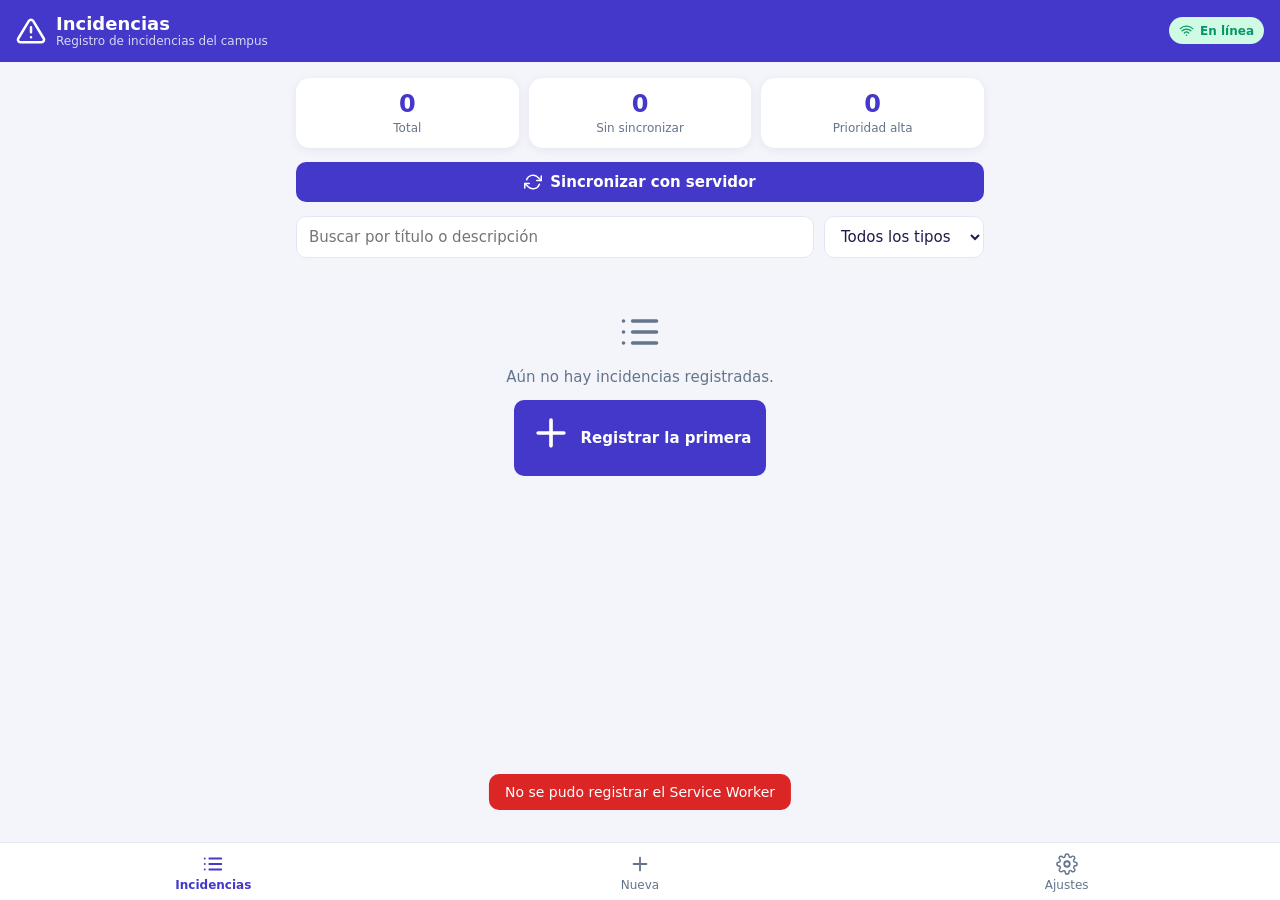
<file: index.html>
<!DOCTYPE html>
<html lang="es-MX">
<head>
  <meta charset="UTF-8">
  <meta name="viewport" content="width=device-width, initial-scale=1.0, viewport-fit=cover">
  <meta name="theme-color" content="#4338ca">
  <meta name="description" content="PWA para registrar incidencias con foto, ubicación y funcionamiento sin conexión.">
  <title>Registro de Incidencias</title>

  <!-- Manifest e iconos de la PWA -->
  <link rel="manifest" href="manifest.json">
  <link rel="icon" type="image/png" href="icons/icon-192.png">
  <link rel="apple-touch-icon" href="icons/icon-192.png">
  <meta name="apple-mobile-web-app-capable" content="yes">
  <meta name="apple-mobile-web-app-title" content="Incidencias">

  <link rel="stylesheet" href="styles.css">
</head>
<body>

  <!-- Iconos SVG reutilizables -->
  <svg width="0" height="0" style="position:absolute" aria-hidden="true">
    <symbol id="i-alert" viewBox="0 0 24 24"><path d="M10.3 3.9 1.8 18a2 2 0 0 0 1.7 3h17a2 2 0 0 0 1.7-3L13.7 3.9a2 2 0 0 0-3.4 0z" fill="none" stroke="currentColor" stroke-width="2" stroke-linejoin="round"/><path d="M12 9v4M12 17h.01" stroke="currentColor" stroke-width="2" stroke-linecap="round"/></symbol>
    <symbol id="i-wifi" viewBox="0 0 24 24"><path d="M5 12.5a10 10 0 0 1 14 0M8.5 16a5 5 0 0 1 7 0M2 9a15 15 0 0 1 20 0" fill="none" stroke="currentColor" stroke-width="2" stroke-linecap="round"/><circle cx="12" cy="19.5" r="1.2" fill="currentColor"/></symbol>
    <symbol id="i-wifi-off" viewBox="0 0 24 24"><path d="M2 2l20 20M8.5 16a5 5 0 0 1 7 0M5 12.5a10 10 0 0 1 4.2-2.4M16.7 10.9A10 10 0 0 1 19 12.5M2 9a15 15 0 0 1 4.6-2.8M11 5a15 15 0 0 1 11 4" fill="none" stroke="currentColor" stroke-width="2" stroke-linecap="round"/><circle cx="12" cy="19.5" r="1.2" fill="currentColor"/></symbol>
    <symbol id="i-plus" viewBox="0 0 24 24"><path d="M12 5v14M5 12h14" stroke="currentColor" stroke-width="2" stroke-linecap="round"/></symbol>
    <symbol id="i-list" viewBox="0 0 24 24"><path d="M8 6h13M8 12h13M8 18h13M3 6h.01M3 12h.01M3 18h.01" stroke="currentColor" stroke-width="2" stroke-linecap="round"/></symbol>
    <symbol id="i-gear" viewBox="0 0 24 24"><circle cx="12" cy="12" r="3" fill="none" stroke="currentColor" stroke-width="2"/><path d="M19.4 15a1.7 1.7 0 0 0 .3 1.8l.1.1a2 2 0 1 1-2.8 2.8l-.1-.1a1.7 1.7 0 0 0-1.8-.3 1.7 1.7 0 0 0-1 1.5V21a2 2 0 1 1-4 0v-.1a1.7 1.7 0 0 0-1.1-1.5 1.7 1.7 0 0 0-1.8.3l-.1.1a2 2 0 1 1-2.8-2.8l.1-.1a1.7 1.7 0 0 0 .3-1.8 1.7 1.7 0 0 0-1.5-1H3a2 2 0 1 1 0-4h.1a1.7 1.7 0 0 0 1.5-1.1 1.7 1.7 0 0 0-.3-1.8l-.1-.1a2 2 0 1 1 2.8-2.8l.1.1a1.7 1.7 0 0 0 1.8.3H9a1.7 1.7 0 0 0 1-1.5V3a2 2 0 1 1 4 0v.1a1.7 1.7 0 0 0 1 1.5 1.7 1.7 0 0 0 1.8-.3l.1-.1a2 2 0 1 1 2.8 2.8l-.1.1a1.7 1.7 0 0 0-.3 1.8V9a1.7 1.7 0 0 0 1.5 1H21a2 2 0 1 1 0 4h-.1a1.7 1.7 0 0 0-1.5 1z" fill="none" stroke="currentColor" stroke-width="1.6"/></symbol>
    <symbol id="i-camera" viewBox="0 0 24 24"><path d="M23 19a2 2 0 0 1-2 2H3a2 2 0 0 1-2-2V8a2 2 0 0 1 2-2h4l2-3h6l2 3h4a2 2 0 0 1 2 2z" fill="none" stroke="currentColor" stroke-width="2" stroke-linejoin="round"/><circle cx="12" cy="13" r="4" fill="none" stroke="currentColor" stroke-width="2"/></symbol>
    <symbol id="i-pin" viewBox="0 0 24 24"><path d="M21 10c0 7-9 13-9 13S3 17 3 10a9 9 0 0 1 18 0z" fill="none" stroke="currentColor" stroke-width="2"/><circle cx="12" cy="10" r="3" fill="none" stroke="currentColor" stroke-width="2"/></symbol>
    <symbol id="i-bell" viewBox="0 0 24 24"><path d="M18 8A6 6 0 0 0 6 8c0 7-3 9-3 9h18s-3-2-3-9M13.7 21a2 2 0 0 1-3.4 0" fill="none" stroke="currentColor" stroke-width="2" stroke-linecap="round" stroke-linejoin="round"/></symbol>
    <symbol id="i-sync" viewBox="0 0 24 24"><path d="M23 4v6h-6M1 20v-6h6" fill="none" stroke="currentColor" stroke-width="2" stroke-linecap="round" stroke-linejoin="round"/><path d="M3.5 9a9 9 0 0 1 14.9-3.4L23 10M1 14l4.6 4.4A9 9 0 0 0 20.5 15" fill="none" stroke="currentColor" stroke-width="2" stroke-linecap="round" stroke-linejoin="round"/></symbol>
    <symbol id="i-trash" viewBox="0 0 24 24"><path d="M3 6h18M8 6V4h8v2M19 6l-1 14a2 2 0 0 1-2 2H8a2 2 0 0 1-2-2L5 6" fill="none" stroke="currentColor" stroke-width="2" stroke-linecap="round" stroke-linejoin="round"/></symbol>
    <symbol id="i-image" viewBox="0 0 24 24"><rect x="3" y="3" width="18" height="18" rx="2" fill="none" stroke="currentColor" stroke-width="2"/><circle cx="8.5" cy="8.5" r="1.5" fill="currentColor"/><path d="M21 15l-5-5L5 21" fill="none" stroke="currentColor" stroke-width="2" stroke-linejoin="round"/></symbol>
    <symbol id="i-check" viewBox="0 0 24 24"><path d="M20 6 9 17l-5-5" fill="none" stroke="currentColor" stroke-width="2.4" stroke-linecap="round" stroke-linejoin="round"/></symbol>
    <symbol id="i-map" viewBox="0 0 24 24"><path d="M1 6v16l7-4 8 4 7-4V2l-7 4-8-4z M8 2v16M16 6v16" fill="none" stroke="currentColor" stroke-width="2" stroke-linejoin="round"/></symbol>
    <symbol id="i-x" viewBox="0 0 24 24"><path d="M18 6 6 18M6 6l12 12" stroke="currentColor" stroke-width="2" stroke-linecap="round"/></symbol>
    <symbol id="i-download" viewBox="0 0 24 24"><path d="M21 15v4a2 2 0 0 1-2 2H5a2 2 0 0 1-2-2v-4M7 10l5 5 5-5M12 15V3" fill="none" stroke="currentColor" stroke-width="2" stroke-linecap="round" stroke-linejoin="round"/></symbol>
  </svg>

  <!-- Encabezado -->
  <header class="topbar">
    <div class="brand">
      <svg class="brand-icon"><use href="#i-alert"/></svg>
      <div>
        <h1>Incidencias</h1>
        <p>Registro de incidencias del campus</p>
      </div>
    </div>
    <span id="estadoRed" class="chip chip-online">
      <svg><use href="#i-wifi"/></svg><span>En línea</span>
    </span>
  </header>

  <!-- Aviso de actualización del Service Worker -->
  <div id="bannerActualizacion" class="banner" hidden>
    <span>Hay una nueva versión disponible.</span>
    <button id="btnActualizar" class="btn btn-sm btn-light">Actualizar</button>
  </div>

  <!-- Aviso sin conexión -->
  <div id="bannerOffline" class="banner banner-warn" hidden>
    <svg><use href="#i-wifi-off"/></svg>
    <span>Sin conexión. Puedes registrar y consultar incidencias; se sincronizarán al volver el internet.</span>
  </div>

  <main>

    <!-- ===================== PANTALLA: LISTA ===================== -->
    <section id="vista-lista" class="vista activa">
      <div class="resumen">
        <div class="stat"><strong id="statTotal">0</strong><span>Total</span></div>
        <div class="stat"><strong id="statPendientes">0</strong><span>Sin sincronizar</span></div>
        <div class="stat"><strong id="statAltas">0</strong><span>Prioridad alta</span></div>
      </div>

      <div class="fila-acciones">
        <button id="btnSincronizar" class="btn btn-primary" data-requiere-red>
          <svg><use href="#i-sync"/></svg> Sincronizar con servidor
        </button>
      </div>

      <div class="filtros">
        <input id="buscar" type="search" placeholder="Buscar por título o descripción">
        <select id="filtroTipo">
          <option value="">Todos los tipos</option>
          <option>Infraestructura</option>
          <option>Equipo de cómputo</option>
          <option>Limpieza</option>
          <option>Seguridad</option>
          <option>Otro</option>
        </select>
      </div>

      <ul id="listaIncidencias" class="lista"></ul>
      <div id="listaVacia" class="vacio" hidden>
        <svg><use href="#i-list"/></svg>
        <p>Aún no hay incidencias registradas.</p>
        <button class="btn btn-primary" data-ir="nueva"><svg><use href="#i-plus"/></svg> Registrar la primera</button>
      </div>
    </section>

    <!-- ===================== PANTALLA: NUEVA ===================== -->
    <section id="vista-nueva" class="vista">
      <h2>Nueva incidencia</h2>
      <form id="formIncidencia" novalidate>
        <label>Título
          <input id="titulo" required maxlength="80" placeholder="Ej. Proyector no enciende en aula 12">
        </label>

        <div class="dos-columnas">
          <label>Tipo
            <select id="tipo" required>
              <option>Infraestructura</option>
              <option>Equipo de cómputo</option>
              <option>Limpieza</option>
              <option>Seguridad</option>
              <option>Otro</option>
            </select>
          </label>
          <label>Prioridad
            <select id="prioridad">
              <option value="baja">Baja</option>
              <option value="media" selected>Media</option>
              <option value="alta">Alta</option>
            </select>
          </label>
        </div>

        <label>Descripción
          <textarea id="descripcion" rows="3" maxlength="500" placeholder="Describe brevemente lo ocurrido"></textarea>
        </label>

        <!-- Característica física 1: CÁMARA -->
        <fieldset class="bloque">
          <legend><svg><use href="#i-camera"/></svg> Evidencia fotográfica</legend>
          <p class="ayuda">Requiere permiso de <b>cámara</b>. El navegador te lo pedirá la primera vez.</p>
          <div class="fila-botones">
            <button type="button" id="btnAbrirCamara" class="btn btn-outline"><svg><use href="#i-camera"/></svg> Abrir cámara</button>
            <label class="btn btn-outline btn-file">
              <svg><use href="#i-image"/></svg> Elegir imagen
              <input id="inputFoto" type="file" accept="image/*" capture="environment" hidden>
            </label>
          </div>
          <div id="camaraWrap" class="camara" hidden>
            <video id="video" autoplay playsinline muted></video>
            <div class="fila-botones">
              <button type="button" id="btnCapturar" class="btn btn-primary"><svg><use href="#i-camera"/></svg> Capturar</button>
              <button type="button" id="btnCerrarCamara" class="btn btn-light"><svg><use href="#i-x"/></svg> Cerrar</button>
            </div>
          </div>
          <div id="previewWrap" class="preview" hidden>
            <img id="previewFoto" alt="Vista previa de la evidencia">
            <button type="button" id="btnQuitarFoto" class="btn btn-sm btn-light"><svg><use href="#i-x"/></svg> Quitar</button>
          </div>
          <canvas id="canvas" hidden></canvas>
        </fieldset>

        <!-- Característica física 2: GEOLOCALIZACIÓN -->
        <fieldset class="bloque">
          <legend><svg><use href="#i-pin"/></svg> Ubicación</legend>
          <p class="ayuda">Requiere permiso de <b>ubicación</b>. Funciona sin internet si el dispositivo tiene GPS.</p>
          <button type="button" id="btnUbicacion" class="btn btn-outline"><svg><use href="#i-pin"/></svg> Obtener ubicación actual</button>
          <p id="textoUbicacion" class="dato">Sin ubicación.</p>
        </fieldset>

        <div class="fila-botones fin">
          <button type="button" class="btn btn-light" data-ir="lista">Cancelar</button>
          <button type="submit" class="btn btn-primary"><svg><use href="#i-check"/></svg> Guardar incidencia</button>
        </div>
      </form>
    </section>

    <!-- ===================== PANTALLA: AJUSTES ===================== -->
    <section id="vista-ajustes" class="vista">
      <h2>Ajustes y diagnóstico</h2>

      <div class="tarjeta">
        <h3><svg><use href="#i-bell"/></svg> Notificaciones</h3>
        <p class="ayuda">Se avisa cuando se guarda una incidencia, cuando se sincronizan y cuando vuelve la conexión.</p>
        <p>Permiso actual: <b id="estadoPermisoNoti">-</b></p>
        <div class="fila-botones">
          <button id="btnPermisoNoti" class="btn btn-primary"><svg><use href="#i-bell"/></svg> Activar notificaciones</button>
          <button id="btnProbarNoti" class="btn btn-outline">Enviar notificación de prueba</button>
        </div>
      </div>

      <div class="tarjeta">
        <h3><svg><use href="#i-gear"/></svg> Service Worker y caché</h3>
        <ul class="diagnostico">
          <li>Soporte de Service Worker: <b id="dSW">-</b></li>
          <li>Estado del Service Worker: <b id="dEstadoSW">-</b></li>
          <li>Versión de caché: <b id="dCache">-</b></li>
          <li>Recursos en caché: <b id="dRecursos">-</b></li>
          <li>Cámara (getUserMedia): <b id="dCamara">-</b></li>
          <li>Geolocalización: <b id="dGeo">-</b></li>
          <li>Notificaciones: <b id="dNoti">-</b></li>
          <li>Modo de visualización: <b id="dModo">-</b></li>
        </ul>
        <div class="fila-botones">
          <button id="btnBuscarActualizacion" class="btn btn-outline"><svg><use href="#i-sync"/></svg> Buscar actualización</button>
          <button id="btnInstalar" class="btn btn-primary" hidden><svg><use href="#i-download"/></svg> Instalar app</button>
        </div>
      </div>

      <div class="tarjeta">
        <h3><svg><use href="#i-trash"/></svg> Datos locales</h3>
        <p class="ayuda">Las incidencias se guardan en IndexedDB dentro del navegador.</p>
        <button id="btnBorrarTodo" class="btn btn-danger"><svg><use href="#i-trash"/></svg> Borrar todas las incidencias</button>
      </div>
    </section>

  </main>

  <!-- Modal de detalle -->
  <dialog id="modalDetalle" class="modal">
    <div class="modal-cab">
      <h3 id="detTitulo"></h3>
      <button class="btn-icono" id="btnCerrarModal" aria-label="Cerrar"><svg><use href="#i-x"/></svg></button>
    </div>
    <img id="detFoto" alt="Evidencia" hidden>
    <dl class="detalle">
      <dt>Tipo</dt><dd id="detTipo"></dd>
      <dt>Prioridad</dt><dd id="detPrioridad"></dd>
      <dt>Fecha</dt><dd id="detFecha"></dd>
      <dt>Estado</dt><dd id="detEstado"></dd>
      <dt>Ubicación</dt><dd id="detUbicacion"></dd>
      <dt>Descripción</dt><dd id="detDescripcion"></dd>
    </dl>
    <div class="fila-botones">
      <button id="btnVerMapa" class="btn btn-outline" data-requiere-red><svg><use href="#i-map"/></svg> Ver en mapa</button>
      <button id="btnEliminar" class="btn btn-danger"><svg><use href="#i-trash"/></svg> Eliminar</button>
    </div>
  </dialog>

  <!-- Mensajes emergentes -->
  <div id="toast" class="toast" role="status" aria-live="polite"></div>

  <!-- Navegación inferior -->
  <nav class="tabbar">
    <button data-ir="lista" class="activo"><svg><use href="#i-list"/></svg><span>Incidencias</span></button>
    <button data-ir="nueva"><svg><use href="#i-plus"/></svg><span>Nueva</span></button>
    <button data-ir="ajustes"><svg><use href="#i-gear"/></svg><span>Ajustes</span></button>
  </nav>

  <script src="js/db.js"></script>
  <script src="js/app.js"></script>
</body>
</html>
</file>
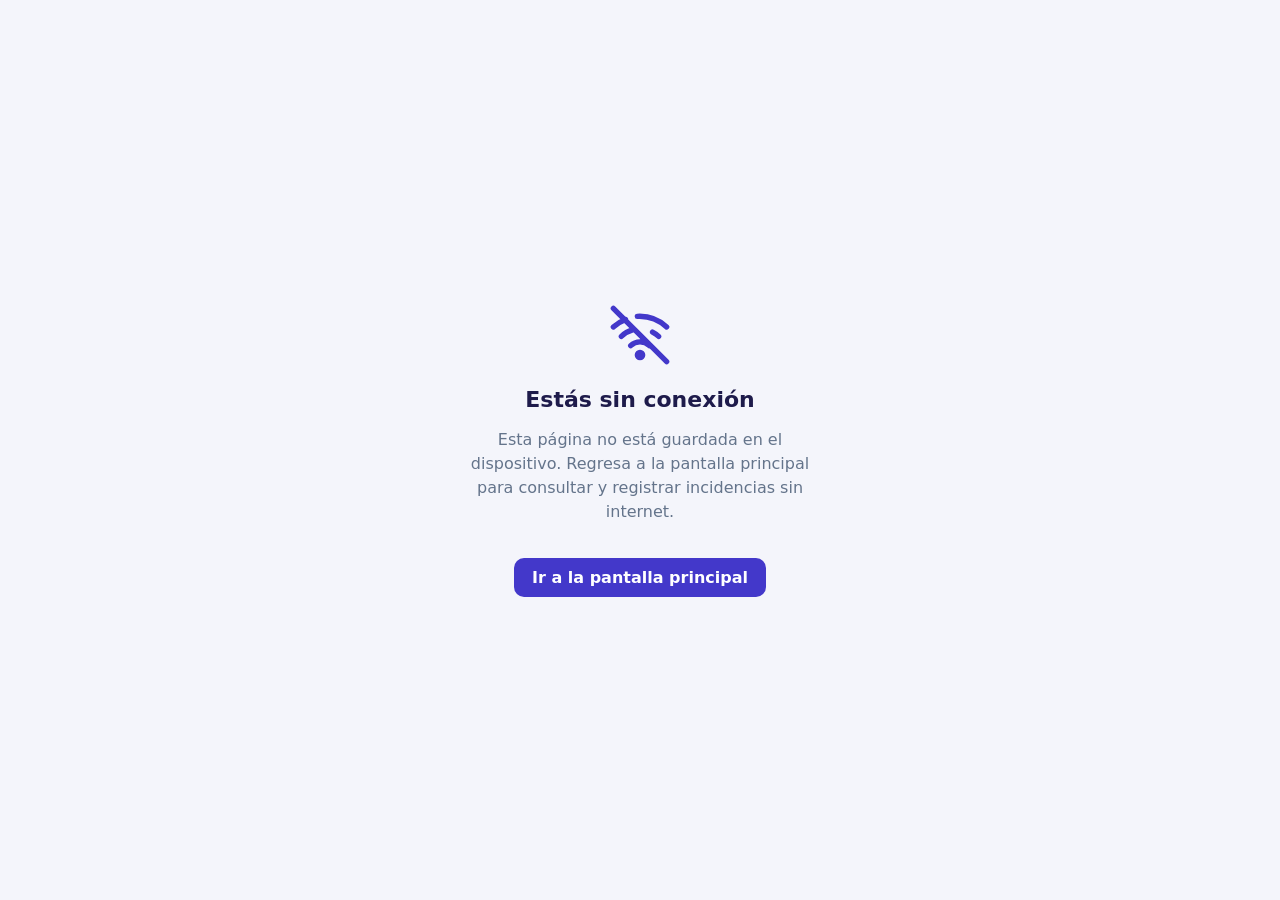
<file: offline.html>
<!DOCTYPE html>
<html lang="es-MX">
<head>
  <meta charset="UTF-8">
  <meta name="viewport" content="width=device-width, initial-scale=1.0">
  <meta name="theme-color" content="#4338ca">
  <title>Sin conexión - Incidencias</title>
  <style>
    body {
      margin: 0; min-height: 100vh; display: grid; place-items: center;
      font-family: system-ui, -apple-system, "Segoe UI", Roboto, sans-serif;
      background: #f4f5fb; color: #1e1b4b; text-align: center; padding: 24px; box-sizing: border-box;
    }
    .caja { max-width: 360px; }
    svg { width: 64px; height: 64px; color: #4338ca; }
    h1 { font-size: 22px; margin: 16px 0 8px; }
    p { color: #64748b; line-height: 1.5; }
    a {
      display: inline-block; margin-top: 18px; padding: 10px 18px; border-radius: 10px;
      background: #4338ca; color: #fff; text-decoration: none; font-weight: 600;
    }
  </style>
</head>
<body>
  <div class="caja">
    <svg viewBox="0 0 24 24" fill="none" stroke="currentColor" stroke-width="2" stroke-linecap="round">
      <path d="M2 2l20 20M8.5 16a5 5 0 0 1 7 0M5 12.5a10 10 0 0 1 4.2-2.4M16.7 10.9A10 10 0 0 1 19 12.5M2 9a15 15 0 0 1 4.6-2.8M11 5a15 15 0 0 1 11 4"/>
      <circle cx="12" cy="19.5" r="1" fill="currentColor"/>
    </svg>
    <h1>Estás sin conexión</h1>
    <p>Esta página no está guardada en el dispositivo. Regresa a la pantalla principal para consultar y registrar incidencias sin internet.</p>
    <a href="./index.html">Ir a la pantalla principal</a>
  </div>
</body>
</html>
</file>
<file: styles.css>
:root {
  --primario: #4338ca;
  --primario-osc: #3730a3;
  --primario-sua: #eef2ff;
  --fondo: #f4f5fb;
  --tarjeta: #ffffff;
  --texto: #1e1b4b;
  --texto-sec: #64748b;
  --borde: #e2e8f0;
  --ok: #059669;
  --ok-sua: #d1fae5;
  --warn: #b45309;
  --warn-sua: #fef3c7;
  --error: #dc2626;
  --error-sua: #fee2e2;
  --radio: 14px;
  --sombra: 0 2px 10px rgba(30, 27, 75, .07);
}

* { box-sizing: border-box; margin: 0; padding: 0; }

/* El atributo hidden siempre oculta, aunque la clase tenga display */
[hidden] { display: none !important; }

body {
  font-family: system-ui, -apple-system, "Segoe UI", Roboto, sans-serif;
  background: var(--fondo);
  color: var(--texto);
  min-height: 100vh;
  padding-bottom: calc(76px + env(safe-area-inset-bottom));
  font-size: 15px;
}

svg { width: 18px; height: 18px; flex-shrink: 0; }

/* ---------- Encabezado ---------- */
.topbar {
  position: sticky; top: 0; z-index: 20;
  display: flex; align-items: center; justify-content: space-between; gap: 12px;
  padding: calc(14px + env(safe-area-inset-top)) 16px 14px;
  background: var(--primario); color: #fff;
}
.brand { display: flex; align-items: center; gap: 10px; }
.brand-icon { width: 30px; height: 30px; }
.brand h1 { font-size: 18px; line-height: 1.1; }
.brand p { font-size: 12px; opacity: .8; }

.chip {
  display: inline-flex; align-items: center; gap: 6px;
  font-size: 12px; font-weight: 600;
  padding: 6px 10px; border-radius: 999px;
  white-space: nowrap; flex-shrink: 0;
}
.chip svg { width: 15px; height: 15px; }
.chip-online { background: var(--ok-sua); color: var(--ok); }
.chip-offline { background: var(--warn-sua); color: var(--warn); }

.banner {
  display: flex; align-items: center; justify-content: space-between; gap: 10px;
  padding: 10px 16px; background: var(--primario-osc); color: #fff; font-size: 14px;
}
.banner-warn { background: var(--warn-sua); color: var(--warn); justify-content: flex-start; }

/* ---------- Layout ---------- */
main { max-width: 720px; margin: 0 auto; padding: 16px; }
.vista { display: none; }
.vista.activa { display: block; }
h2 { font-size: 20px; margin-bottom: 14px; }
h3 { font-size: 16px; display: flex; align-items: center; gap: 8px; margin-bottom: 8px; }

/* ---------- Botones ---------- */
.btn {
  display: inline-flex; align-items: center; justify-content: center; gap: 8px;
  border: 1px solid transparent; border-radius: 10px;
  padding: 10px 14px; font: inherit; font-weight: 600; cursor: pointer;
  transition: background .15s, opacity .15s;
}
.btn:disabled, .btn.deshabilitado { opacity: .45; cursor: not-allowed; }
.btn-primary { background: var(--primario); color: #fff; }
.btn-primary:hover { background: var(--primario-osc); }
.btn-outline { background: #fff; color: var(--primario); border-color: var(--primario); }
.btn-light { background: #fff; color: var(--texto); border-color: var(--borde); }
.btn-danger { background: var(--error-sua); color: var(--error); }
.btn-sm { padding: 6px 10px; font-size: 13px; }
.btn-file { position: relative; }
.btn-icono { background: none; border: 0; cursor: pointer; color: var(--texto-sec); padding: 4px; }
.btn-icono svg { width: 22px; height: 22px; }

.fila-botones { display: flex; flex-wrap: wrap; gap: 10px; margin-top: 10px; }
.fila-botones.fin { justify-content: flex-end; margin-top: 18px; }
.fila-acciones { margin-bottom: 14px; }
.fila-acciones .btn { width: 100%; }

/* ---------- Resumen ---------- */
.resumen { display: grid; grid-template-columns: repeat(3, 1fr); gap: 10px; margin-bottom: 14px; }
.stat {
  background: var(--tarjeta); border-radius: var(--radio); box-shadow: var(--sombra);
  padding: 12px; text-align: center;
}
.stat strong { display: block; font-size: 24px; color: var(--primario); }
.stat span { font-size: 12px; color: var(--texto-sec); }

/* ---------- Filtros ---------- */
.filtros { display: grid; grid-template-columns: 1fr 160px; gap: 10px; margin-bottom: 12px; }

input, select, textarea {
  width: 100%; font: inherit; color: var(--texto);
  border: 1px solid var(--borde); border-radius: 10px; padding: 10px 12px; background: #fff;
}
input:focus, select:focus, textarea:focus { outline: 2px solid var(--primario); border-color: transparent; }

/* ---------- Lista ---------- */
.lista { list-style: none; display: grid; gap: 10px; }
.item {
  display: flex; gap: 12px; align-items: center;
  background: var(--tarjeta); border-radius: var(--radio); box-shadow: var(--sombra);
  padding: 12px; cursor: pointer;
}
.item-foto {
  width: 56px; height: 56px; border-radius: 10px; object-fit: cover;
  background: var(--primario-sua); display: grid; place-items: center; color: var(--primario);
}
.item-foto svg { width: 24px; height: 24px; }
.item-info { flex: 1; min-width: 0; }
.item-info h4 { font-size: 15px; white-space: nowrap; overflow: hidden; text-overflow: ellipsis; }
.item-info p { font-size: 12px; color: var(--texto-sec); margin-top: 2px; }
.etiquetas { display: flex; gap: 6px; flex-wrap: wrap; margin-top: 6px; }
.tag { font-size: 11px; font-weight: 600; padding: 3px 8px; border-radius: 999px; background: var(--primario-sua); color: var(--primario); }
.tag-alta { background: var(--error-sua); color: var(--error); }
.tag-media { background: var(--warn-sua); color: var(--warn); }
.tag-baja { background: var(--ok-sua); color: var(--ok); }
.tag-pend { background: #f1f5f9; color: var(--texto-sec); }
.tag-sinc { background: var(--ok-sua); color: var(--ok); }

.vacio { text-align: center; padding: 40px 10px; color: var(--texto-sec); }
.vacio svg { width: 44px; height: 44px; margin-bottom: 10px; }
.vacio p { margin-bottom: 14px; }

/* ---------- Formulario ---------- */
form label { display: block; font-size: 13px; font-weight: 600; margin-bottom: 12px; }
form label input, form label select, form label textarea { margin-top: 6px; font-weight: 400; }
.dos-columnas { display: grid; grid-template-columns: 1fr 1fr; gap: 10px; }
.bloque {
  border: 1px solid var(--borde); border-radius: var(--radio); background: var(--tarjeta);
  padding: 12px 14px 14px; margin-bottom: 12px;
}
.bloque legend { display: flex; align-items: center; gap: 6px; font-weight: 700; padding: 0 6px; }
.ayuda { font-size: 13px; color: var(--texto-sec); }
.dato { font-size: 13px; margin-top: 10px; color: var(--texto); }

.camara video { width: 100%; border-radius: 10px; background: #000; margin-top: 10px; max-height: 320px; object-fit: cover; }
.preview { margin-top: 10px; position: relative; }
.preview img { width: 100%; max-height: 260px; object-fit: cover; border-radius: 10px; display: block; }
.preview .btn { position: absolute; top: 8px; right: 8px; }

/* ---------- Ajustes ---------- */
.tarjeta {
  background: var(--tarjeta); border-radius: var(--radio); box-shadow: var(--sombra);
  padding: 16px; margin-bottom: 14px;
}
.tarjeta p { margin-top: 6px; }
.diagnostico { list-style: none; font-size: 14px; display: grid; gap: 6px; margin-top: 6px; }
.diagnostico b { color: var(--primario); }

/* ---------- Modal ---------- */
.modal {
  border: 0; border-radius: 18px; padding: 16px; width: min(560px, calc(100% - 24px));
  margin: auto; color: var(--texto); box-shadow: 0 20px 50px rgba(0,0,0,.25);
}
.modal::backdrop { background: rgba(15, 23, 42, .55); }
.modal-cab { display: flex; justify-content: space-between; align-items: center; gap: 10px; margin-bottom: 10px; }
.modal img { width: 100%; max-height: 300px; object-fit: cover; border-radius: 12px; margin-bottom: 10px; }
.detalle { display: grid; grid-template-columns: 100px 1fr; gap: 6px 10px; font-size: 14px; }
.detalle dt { color: var(--texto-sec); }

/* ---------- Toast ---------- */
.toast {
  position: fixed; left: 50%; bottom: calc(90px + env(safe-area-inset-bottom));
  transform: translateX(-50%) translateY(20px);
  background: var(--texto); color: #fff; padding: 10px 16px; border-radius: 10px;
  font-size: 14px; opacity: 0; pointer-events: none; transition: .25s; z-index: 50;
  max-width: calc(100% - 32px); text-align: center;
}
.toast.visible { opacity: 1; transform: translateX(-50%) translateY(0); }
.toast.error { background: var(--error); }

/* ---------- Barra inferior ---------- */
.tabbar {
  position: fixed; bottom: 0; left: 0; right: 0; z-index: 20;
  display: grid; grid-template-columns: repeat(3, 1fr);
  background: #fff; border-top: 1px solid var(--borde);
  padding-bottom: env(safe-area-inset-bottom);
}
.tabbar button {
  background: none; border: 0; padding: 10px 0 8px; cursor: pointer;
  display: flex; flex-direction: column; align-items: center; gap: 3px;
  font: inherit; font-size: 12px; color: var(--texto-sec);
}
.tabbar button svg { width: 22px; height: 22px; }
.tabbar button.activo { color: var(--primario); font-weight: 700; }

@media (max-width: 420px) {
  .filtros { grid-template-columns: 1fr; }
}
</file>
